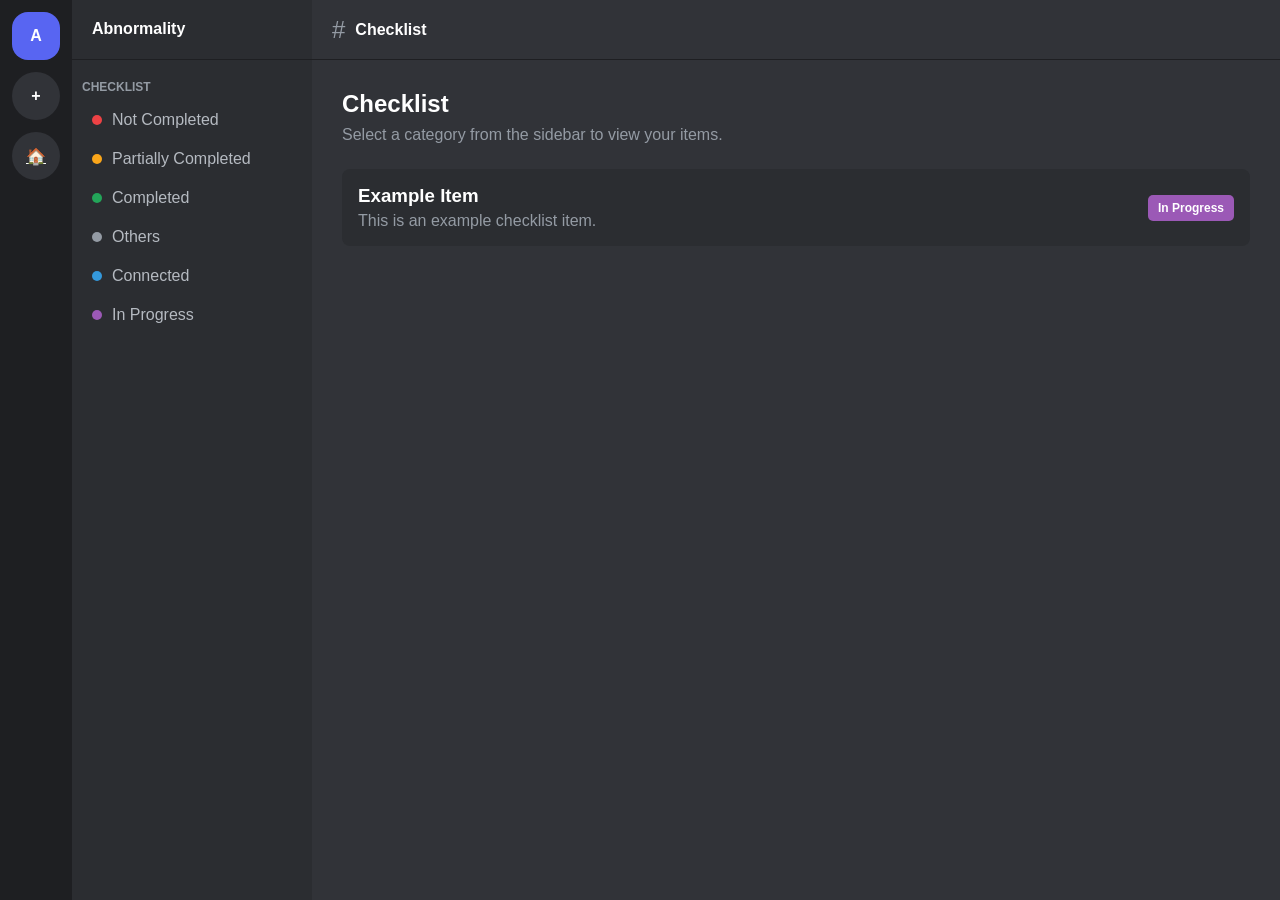
<file: html/checklist.html>
<!DOCTYPE html>
<html lang="en">

<head>
    <meta charset="UTF-8">
    <meta name="viewport" content="width=device-width, initial-scale=1.0">

    <link rel="stylesheet" href="../css/checklist.css">

    <title>Checklist</title>
</head>

<body>

    <div class="app">

        <!-- Server Icons -->
        <aside class="servers">
            <div class="server active">A</div>
            <div class="server">+</div>
            <a href="../index.html" class="server">🏠</a>
        </aside>


        <!-- Checklist Sidebar -->
        <aside class="sidebar">

            <div class="sidebar-header">
                <h2>Abnormality</h2>
            </div>

            <div class="category">
                <p>CHECKLIST</p>

                <a href="#not-completed" class="checklist-item">
                    <span class="status red"></span>
                    Not Completed
                </a>

                <a href="#partially-completed" class="checklist-item">
                    <span class="status yellow"></span>
                    Partially Completed
                </a>

                <a href="#completed" class="checklist-item">
                    <span class="status green"></span>
                    Completed
                </a>

                <a href="#others" class="checklist-item">
                    <span class="status grey"></span>
                    Others
                </a>

                <a href="#connected" class="checklist-item">
                    <span class="status blue"></span>
                    Connected
                </a>

                <a href="#in-progress" class="checklist-item">
                    <span class="status purple"></span>
                    In Progress
                </a>
            </div>

        </aside>


        <!-- Main Content -->
        <main class="main">

            <header class="top-bar">
                <span>#</span>
                <h1>Checklist</h1>
            </header>

            <section class="content">

                <h2>Checklist</h2>

                <p class="description">
                    Select a category from the sidebar to view your items.
                </p>

                <!-- Example checklist item -->

                <div class="checklist-card">
                    <div>
                        <h3>Example Item</h3>
                        <p>This is an example checklist item.</p>
                    </div>

                    <span class="item-status in-progress">
                        In Progress
                    </span>
                </div>

            </section>

        </main>

    </div>

</body>

</html>
</file>
<file: css/checklist.css>
* {
    box-sizing: border-box;
    margin: 0;
    padding: 0;
}

body {
    font-family: Arial, sans-serif;
    background: #313338;
    color: #dbdee1;
}

/* Whole application */

.app {
    display: flex;
    height: 100vh;
}


/* Server column */

.servers {
    width: 72px;
    background: #1e1f22;
    padding: 12px 0;

    display: flex;
    flex-direction: column;
    align-items: center;
    gap: 12px;
}

.server {
    width: 48px;
    height: 48px;

    border-radius: 50%;
    background: #313338;

    display: flex;
    justify-content: center;
    align-items: center;

    color: white;
    font-weight: bold;

    cursor: pointer;
    transition: 0.2s;
}

.server:hover,
.server.active {
    border-radius: 16px;
    background: #5865f2;
}


/* Sidebar */

.sidebar {
    width: 240px;
    background: #2b2d31;
}

.sidebar-header {
    height: 60px;
    padding: 20px;

    border-bottom: 1px solid #1e1f22;
}

.sidebar-header h2 {
    color: white;
    font-size: 16px;
}

.category {
    padding: 20px 10px;
}

.category p {
    color: #949ba4;
    font-size: 12px;
    font-weight: bold;
    margin-bottom: 8px;
}


/* Checklist categories */

.checklist-item {
    display: flex;
    align-items: center;

    gap: 10px;

    padding: 9px 10px;
    margin-bottom: 3px;

    border-radius: 5px;

    color: #b5bac1;
    text-decoration: none;

    transition: 0.15s;
}

.checklist-item:hover {
    background: #35373c;
    color: white;
}

.status {
    width: 10px;
    height: 10px;

    border-radius: 50%;
}


/* Status colours */

.red {
    background: #ed4245;
}

.yellow {
    background: #faa61a;
}

.green {
    background: #23a559;
}

.grey {
    background: #949ba4;
}

.blue {
    background: #3498db;
}

.purple {
    background: #9b59b6;
}


/* Main content */

.main {
    flex: 1;
    background: #313338;
}

.top-bar {
    height: 60px;

    display: flex;
    align-items: center;

    gap: 10px;

    padding: 0 20px;

    border-bottom: 1px solid #1e1f22;
}

.top-bar span {
    color: #949ba4;
    font-size: 24px;
}

.top-bar h1 {
    color: white;
    font-size: 16px;
}

.content {
    padding: 30px;
}

.content h2 {
    color: white;
    margin-bottom: 8px;
}

.description {
    color: #949ba4;
}


/* Checklist cards */

.checklist-card {
    margin-top: 25px;

    padding: 16px;

    background: #2b2d31;
    border-radius: 8px;

    display: flex;
    align-items: center;
    justify-content: space-between;
}

.checklist-card h3 {
    color: white;
    margin-bottom: 5px;
}

.checklist-card p {
    color: #949ba4;
}


/* Item status */

.item-status {
    padding: 6px 10px;

    border-radius: 5px;

    font-size: 12px;
    font-weight: bold;
}

.in-progress {
    background: #9b59b6;
    color: white;
}
</file>
